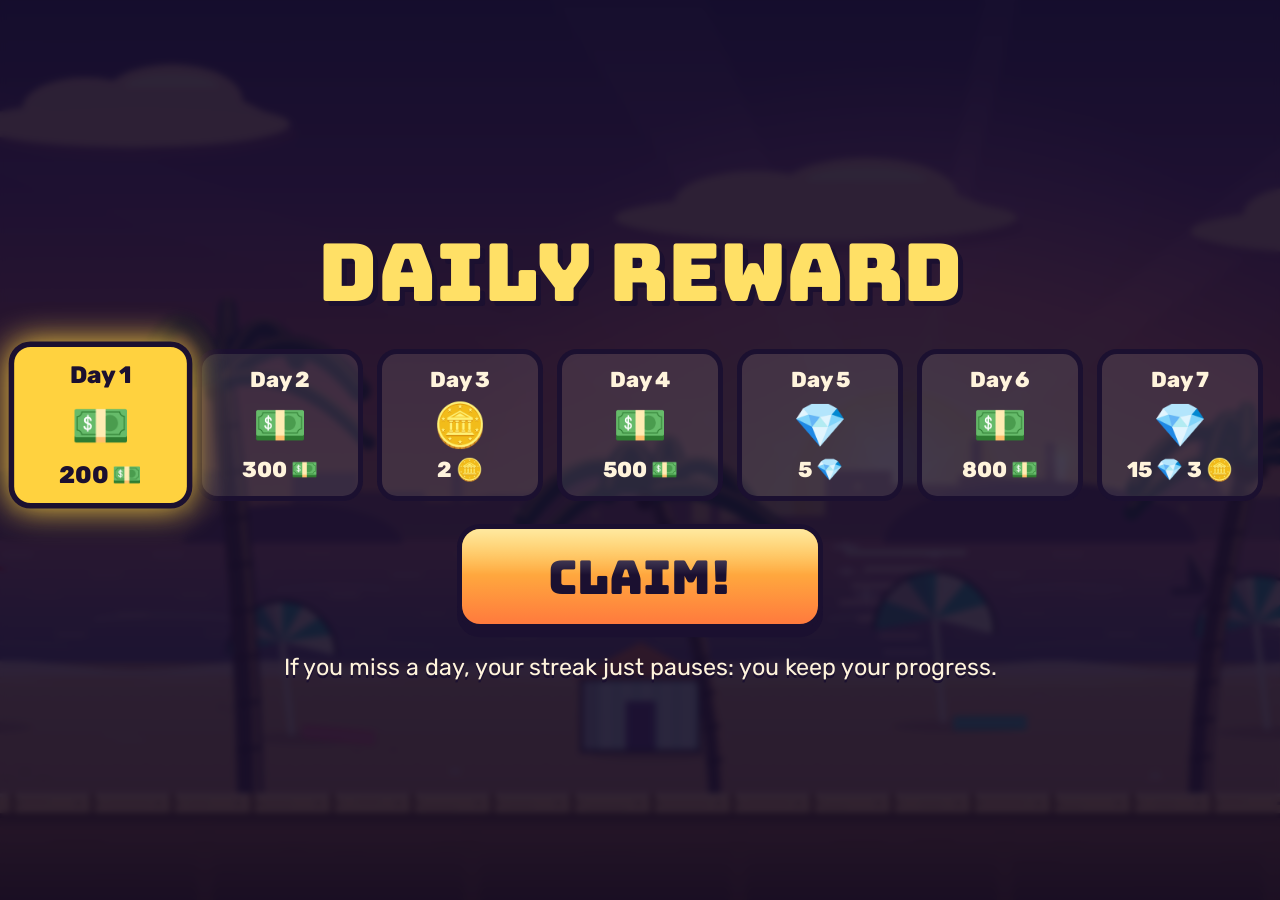
<file: index.html>
<!doctype html>
<html lang="es">
<head>
  <meta charset="utf-8">
  <meta name="viewport" content="width=device-width, initial-scale=1, viewport-fit=cover, user-scalable=no">
  <meta name="theme-color" content="#ff7a3d">
  <link rel="manifest" href="manifest.json">
  <link rel="icon" type="image/png" sizes="32x32" href="icons/favicon-32.png">
  <link rel="apple-touch-icon" href="icons/apple-touch-icon.png">
  <meta name="mobile-web-app-capable" content="yes">
  <meta name="apple-mobile-web-app-capable" content="yes">
  <meta name="apple-mobile-web-app-status-bar-style" content="black-translucent">
  <meta name="apple-mobile-web-app-title" content="San Calimar">
  <meta name="description" content="Endless runner con jetpack por San Calimar, una ciudad costera inventada.">
  <title>Fuga en San Calimar</title>
  <link rel="preconnect" href="https://fonts.googleapis.com">
  <link rel="preconnect" href="https://fonts.gstatic.com" crossorigin>
  <link href="https://fonts.googleapis.com/css2?family=Bungee&family=Rubik:wght@500;700;800&display=swap" rel="stylesheet">
  <link rel="stylesheet" href="css/style.css">
  <style>
    /* pantalla de carga (aquí y no en css/style.css para que se vea al instante) */
    html, body { background: #1b1030; }
    .boot { position: fixed; top: 0; right: 0; bottom: 0; left: 0; z-index: 9999; display: flex; align-items: center; justify-content: center;
      background: radial-gradient(ellipse at 50% 30%, #3a1f5c 0%, #1b1030 70%); color: #fff4dc; font-family: 'Rubik', system-ui, -apple-system, 'Segoe UI', Roboto, sans-serif;
      transition: opacity 0.4s ease; text-align: center; padding: 16px; box-sizing: border-box; }
    .boot.boot-hide { opacity: 0; pointer-events: none; }
    .boot-box { width: 100%; max-width: 420px; }
    .boot-title { font-family: 'Bungee', Impact, 'Arial Black', sans-serif; font-size: 34px; line-height: 1.05; margin: 0 0 22px; color: #ffd23f;
      text-shadow: 0 3px 0 #1b1030, 0 0 18px rgba(255, 122, 61, 0.55); letter-spacing: 1px; font-weight: normal; }
    .boot-title.small { font-size: 22px; margin-bottom: 14px; }
    .boot-bar { height: 14px; border-radius: 7px; background: rgba(255, 244, 220, 0.12); border: 2px solid rgba(255, 244, 220, 0.25); overflow: hidden; }
    #boot-fill { height: 100%; width: 0; border-radius: 5px; background: linear-gradient(90deg, #ff7a3d, #ffd23f); }
    .boot-msg { margin-top: 12px; font-size: 15px; opacity: 0.85; }
    .boot-text { margin: 14px 0 0; font-size: 15px; line-height: 1.4; }
    .boot-row { margin-top: 16px; display: flex; flex-wrap: wrap; justify-content: center; }
    .boot-btn { margin: 4px; font: inherit; font-weight: 700; font-size: 15px; color: #fff4dc; background: rgba(255, 244, 220, 0.12);
      border: 2px solid rgba(255, 244, 220, 0.4); border-radius: 12px; padding: 10px 16px; cursor: pointer; }
    .boot-btn.primary { background: #ff7a3d; border-color: #ffd23f; color: #1b1030; }
  </style>
</head>
<body>
  <!-- PANTALLA DE CARGA (src/boot.js): barra de progreso y, si algo falla, un mensaje claro -->
  <div id="boot" class="boot" role="status" aria-live="polite">
    <div class="boot-box" id="boot-box">
      <h1 class="boot-title">Fuga en<br>San Calimar</h1>
      <div class="boot-bar"><div id="boot-fill"></div></div>
      <div class="boot-msg" id="boot-msg">…</div>
    </div>
  </div>
  <script src="src/boot.js"></script>
  <div id="game">
    <div id="stage">
      <canvas id="canvas" aria-label="Fuga en San Calimar"></canvas>

      <div id="ui">
        <!-- MENÚ PRINCIPAL -->
        <section class="screen" id="screen-menu">
          <div class="corner-buttons">
            <button class="icon-btn btn-mute" data-i18n-aria="menu.sound">🔊</button>
            <button class="icon-btn" id="btn-settings" data-i18n-aria="settings.title">⚙</button>
          </div>
          <div class="wallet" aria-live="polite">
            <span class="coin coin-bucks" data-i18n-aria="wallet.bucks">💵 <b class="w-bucks">0</b></span>
            <span class="coin coin-gems" data-i18n-aria="wallet.gems">💎 <b class="w-gems">0</b></span>
            <span class="coin coin-tickets" data-i18n-aria="wallet.tickets">🪙 <b class="w-tickets">0</b></span>
          </div>
          <button class="level-chip" id="level-chip"></button>
          <h1 class="logo">
            <span class="logo-top" data-i18n="game.titleTop"></span>
            <span class="logo-main" data-i18n="game.titleMain"></span>
          </h1>
          <p class="tagline" data-i18n="menu.tagline"></p>
          <button class="btn btn-primary" id="btn-play" data-i18n="menu.play"></button>
          <div class="loadout hidden" id="loadout"></div>
          <div class="menu-row">
            <button class="btn small" id="btn-shop">🛒 <span data-i18n="menu.shop"></span></button>
            <button class="btn small" id="btn-wardrobe">👕 <span data-i18n="menu.wardrobe"></span></button>
            <button class="btn small" id="btn-achievements">🏅 <span data-i18n="ach.menu"></span></button>
            <button class="btn small" id="btn-ranking">🏆 <span data-i18n="rank.menu"></span></button>
            <button class="btn small" id="btn-feedback">💬 <span data-i18n="fb.menu"></span></button>
            <button class="btn small" id="btn-progress">🎯 <span data-i18n="menu.progress"></span><span class="dot hidden" id="progress-dot"></span></button>
          </div>
          <div class="lang-switch" role="group" data-i18n-aria="menu.language">
            <button class="lang-btn" data-lang="es">ES</button>
            <button class="lang-btn" data-lang="en">EN</button>
          </div>
          <div class="menu-chips">
            <button class="chip-btn" id="btn-quality"></button>
            <button class="chip-btn install hidden" id="btn-install">📲 <span data-i18n="pwa.install"></span></button>
          </div>
          <p class="hint" data-i18n="menu.hintFoot"></p>
        </section>

        <!-- TIENDA -->
        <section class="screen panel-screen hidden" id="screen-shop"></section>

        <!-- VESTUARIO -->
        <section class="screen panel-screen hidden" id="screen-wardrobe"></section>

        <!-- MISIONES Y NIVEL -->
        <section class="screen panel-screen hidden" id="screen-missions"></section>

        <!-- AJUSTES -->
        <section class="screen panel-screen hidden" id="screen-settings"></section>

        <!-- LOGROS -->
        <section class="screen panel-screen hidden" id="screen-achievements"></section>

        <!-- RANKING MUNDIAL -->
        <section class="screen panel-screen hidden" id="screen-ranking"></section>

        <!-- CRÉDITOS -->
        <section class="screen panel-screen hidden" id="screen-credits"></section>

        <!-- RECOMPENSA DIARIA -->
        <section class="screen hidden" id="screen-daily">
          <h2 class="screen-title" data-i18n="daily.title"></h2>
          <div class="daily-track" id="daily-track"></div>
          <button class="btn btn-primary" id="btn-daily" data-i18n="daily.claim"></button>
          <p class="hint" data-i18n="daily.note"></p>
        </section>

        <!-- RULETA -->
        <section class="screen hidden" id="screen-roulette"></section>

        <!-- PAUSA -->
        <section class="screen hidden" id="screen-pause">
          <h2 class="screen-title" data-i18n="pause.title"></h2>
          <button class="btn btn-primary" id="btn-resume" data-i18n="pause.resume"></button>
          <button class="btn" id="btn-to-menu" data-i18n="pause.menu"></button>
        </section>

        <!-- PANTALLA FINAL -->
        <section class="screen hidden" id="screen-over">
          <div class="over-grid">
          <div class="paper-col">
            <div class="paper" id="over-paper"></div>
            <button class="btn small share-btn" id="btn-share">📤 <span data-i18n="news.share"></span></button>
          </div>
          <div class="over-side">
          <h2 class="screen-title"><span id="over-badge"></span> <span data-i18n="over.title"></span></h2>
          <p class="cause" id="over-cause"></p>
          <div class="new-best hidden" id="over-newbest" data-i18n="over.newBest"></div>
          <div class="stats">
            <div class="stat"><span class="stat-label" data-i18n="over.distance"></span><span class="stat-value" id="over-distance"></span></div>
            <div class="stat"><span class="stat-label" data-i18n="over.bucks"></span><span class="stat-value bucks" id="over-bucks"></span></div>
            <div class="stat"><span class="stat-label" data-i18n="over.best"></span><span class="stat-value" id="over-best"></span></div>
          </div>
          <p class="almost" id="over-almost"></p>
          <div class="stats-small">
            <span><span data-i18n="over.stars"></span> <b class="stars" id="over-stars"></b></span>
            <span><span data-i18n="over.near"></span> <b id="over-near"></b></span>
            <span><span data-i18n="over.mult"></span> <b id="over-mult"></b></span>
            <span id="over-gems-wrap" class="hidden">💎 <b id="over-gems"></b></span>
          </div>
          <div class="over-progress" id="over-progress"></div>
          <div class="over-online" id="over-online"></div>
          <div class="row">
            <button class="btn btn-primary" id="btn-retry" data-i18n="over.retry"></button>
            <button class="btn" id="btn-over-menu" data-i18n="over.menu"></button>
          </div>
          </div>
          </div>
        </section>

        <!-- BOTONES DURANTE LA PARTIDA -->
        <div id="hud-buttons" class="hidden">
          <button class="icon-btn btn-mute" data-i18n-aria="menu.sound">🔊</button>
          <button class="icon-btn" id="btn-pause" data-i18n-aria="hud.pause">❚❚</button>
        </div>
      </div>
    </div>
  </div>

  <div id="toast" class="toast"></div>
  <div id="ios-help" class="modal hidden" role="dialog" aria-modal="true">
    <div class="modal-box">
      <h2 class="screen-title small-title" data-i18n="pwa.iosTitle"></h2>
      <ol class="ios-steps">
        <li data-i18n-html="pwa.iosStep1"></li>
        <li data-i18n-html="pwa.iosStep2"></li>
        <li data-i18n-html="pwa.iosStep3"></li>
      </ol>
      <p class="hint small" data-i18n="pwa.iosNote"></p>
      <button class="btn btn-primary" id="btn-ios-ok" data-i18n="pwa.ok"></button>
    </div>
  </div>
  <div id="rotate"><div class="rotate-icon">📱↻</div><p data-i18n="rotate"></p></div>

  <script type="module" src="src/main.js"></script>
</body>
</html>
</file>
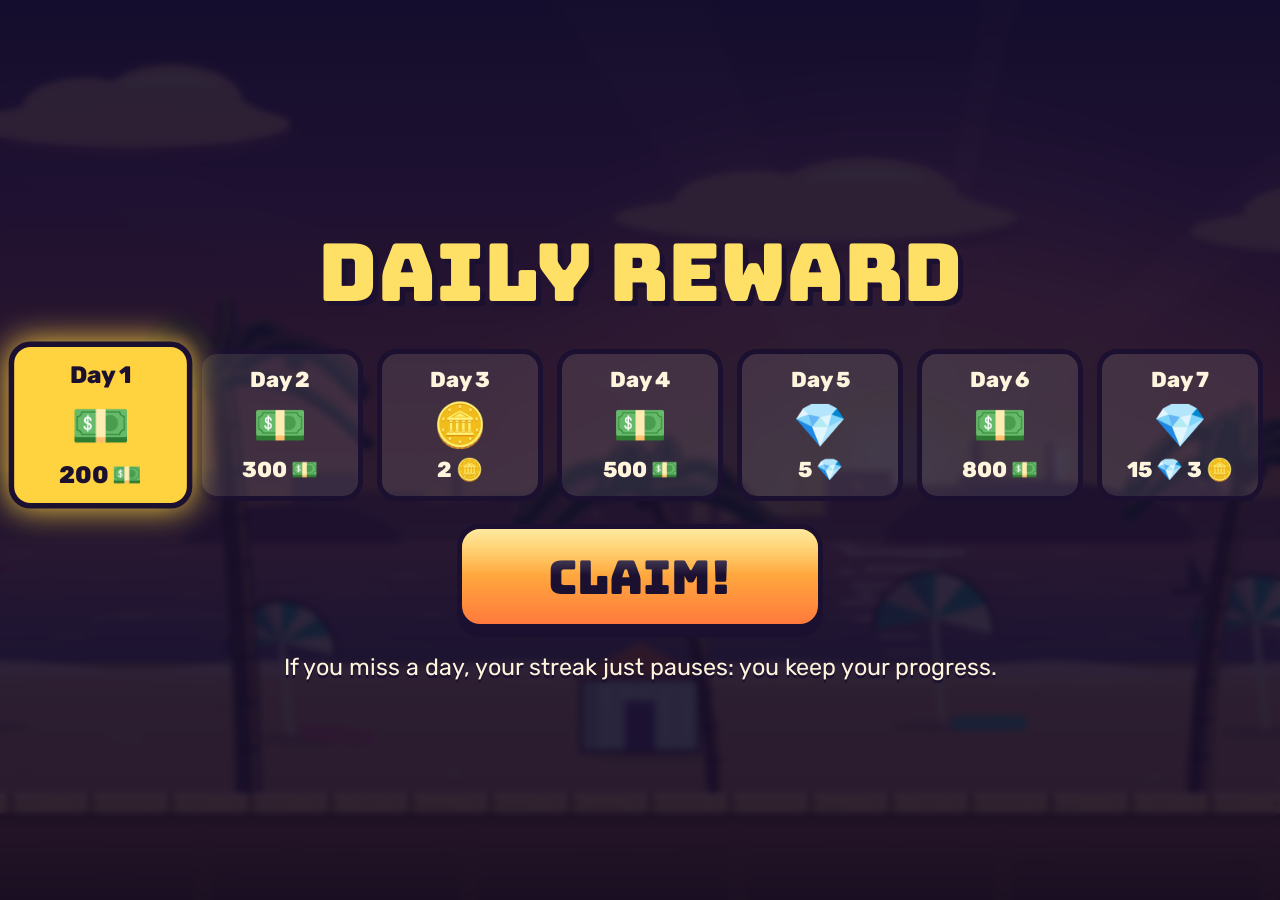
<file: maxeada.html>
<!doctype html>
<html lang="es">
<head>
  <meta charset="utf-8">
  <meta name="viewport" content="width=device-width, initial-scale=1, viewport-fit=cover, user-scalable=no">
  <meta name="theme-color" content="#ff7a3d">
  <link rel="manifest" href="manifest.json">
  <link rel="icon" type="image/png" sizes="32x32" href="icons/favicon-32.png">
  <link rel="apple-touch-icon" href="icons/apple-touch-icon.png">
  <meta name="mobile-web-app-capable" content="yes">
  <meta name="apple-mobile-web-app-capable" content="yes">
  <meta name="apple-mobile-web-app-status-bar-style" content="black-translucent">
  <meta name="apple-mobile-web-app-title" content="San Calimar">
  <meta name="description" content="Endless runner con jetpack por San Calimar, una ciudad costera inventada.">
  <title>Fuga en San Calimar · cuenta maxeada</title>
  <link rel="preconnect" href="https://fonts.googleapis.com">
  <link rel="preconnect" href="https://fonts.gstatic.com" crossorigin>
  <link href="https://fonts.googleapis.com/css2?family=Bungee&family=Rubik:wght@500;700;800&display=swap" rel="stylesheet">
  <link rel="stylesheet" href="css/style.css">
  <style>
    /* pantalla de carga (aquí y no en css/style.css para que se vea al instante) */
    html, body { background: #1b1030; }
    .boot { position: fixed; top: 0; right: 0; bottom: 0; left: 0; z-index: 9999; display: flex; align-items: center; justify-content: center;
      background: radial-gradient(ellipse at 50% 30%, #3a1f5c 0%, #1b1030 70%); color: #fff4dc; font-family: 'Rubik', system-ui, -apple-system, 'Segoe UI', Roboto, sans-serif;
      transition: opacity 0.4s ease; text-align: center; padding: 16px; box-sizing: border-box; }
    .boot.boot-hide { opacity: 0; pointer-events: none; }
    .boot-box { width: 100%; max-width: 420px; }
    .boot-title { font-family: 'Bungee', Impact, 'Arial Black', sans-serif; font-size: 34px; line-height: 1.05; margin: 0 0 22px; color: #ffd23f;
      text-shadow: 0 3px 0 #1b1030, 0 0 18px rgba(255, 122, 61, 0.55); letter-spacing: 1px; font-weight: normal; }
    .boot-title.small { font-size: 22px; margin-bottom: 14px; }
    .boot-bar { height: 14px; border-radius: 7px; background: rgba(255, 244, 220, 0.12); border: 2px solid rgba(255, 244, 220, 0.25); overflow: hidden; }
    #boot-fill { height: 100%; width: 0; border-radius: 5px; background: linear-gradient(90deg, #ff7a3d, #ffd23f); }
    .boot-msg { margin-top: 12px; font-size: 15px; opacity: 0.85; }
    .boot-text { margin: 14px 0 0; font-size: 15px; line-height: 1.4; }
    .boot-row { margin-top: 16px; display: flex; flex-wrap: wrap; justify-content: center; }
    .boot-btn { margin: 4px; font: inherit; font-weight: 700; font-size: 15px; color: #fff4dc; background: rgba(255, 244, 220, 0.12);
      border: 2px solid rgba(255, 244, 220, 0.4); border-radius: 12px; padding: 10px 16px; cursor: pointer; }
    .boot-btn.primary { background: #ff7a3d; border-color: #ffd23f; color: #1b1030; }
  </style>
</head>
<body>
  <!-- PANTALLA DE CARGA (src/boot.js): barra de progreso y, si algo falla, un mensaje claro -->
  <div id="boot" class="boot" role="status" aria-live="polite">
    <div class="boot-box" id="boot-box">
      <h1 class="boot-title">Fuga en<br>San Calimar</h1>
      <div class="boot-bar"><div id="boot-fill"></div></div>
      <div class="boot-msg" id="boot-msg">…</div>
    </div>
  </div>
  <script src="src/boot.js"></script>
  <div id="game">
    <div id="stage">
      <canvas id="canvas" aria-label="Fuga en San Calimar"></canvas>

      <div id="ui">
        <!-- MENÚ PRINCIPAL -->
        <section class="screen" id="screen-menu">
          <div class="corner-buttons">
            <button class="icon-btn btn-mute" data-i18n-aria="menu.sound">🔊</button>
            <button class="icon-btn" id="btn-settings" data-i18n-aria="settings.title">⚙</button>
          </div>
          <div class="wallet" aria-live="polite">
            <span class="coin coin-bucks" data-i18n-aria="wallet.bucks">💵 <b class="w-bucks">0</b></span>
            <span class="coin coin-gems" data-i18n-aria="wallet.gems">💎 <b class="w-gems">0</b></span>
            <span class="coin coin-tickets" data-i18n-aria="wallet.tickets">🪙 <b class="w-tickets">0</b></span>
          </div>
          <button class="level-chip" id="level-chip"></button>
          <h1 class="logo">
            <span class="logo-top" data-i18n="game.titleTop"></span>
            <span class="logo-main" data-i18n="game.titleMain"></span>
          </h1>
          <p class="tagline" data-i18n="menu.tagline"></p>
          <button class="btn btn-primary" id="btn-play" data-i18n="menu.play"></button>
          <div class="loadout hidden" id="loadout"></div>
          <div class="menu-row">
            <button class="btn small" id="btn-shop">🛒 <span data-i18n="menu.shop"></span></button>
            <button class="btn small" id="btn-wardrobe">👕 <span data-i18n="menu.wardrobe"></span></button>
            <button class="btn small" id="btn-achievements">🏅 <span data-i18n="ach.menu"></span></button>
            <button class="btn small" id="btn-ranking">🏆 <span data-i18n="rank.menu"></span></button>
            <button class="btn small" id="btn-feedback">💬 <span data-i18n="fb.menu"></span></button>
            <button class="btn small" id="btn-progress">🎯 <span data-i18n="menu.progress"></span><span class="dot hidden" id="progress-dot"></span></button>
          </div>
          <div class="lang-switch" role="group" data-i18n-aria="menu.language">
            <button class="lang-btn" data-lang="es">ES</button>
            <button class="lang-btn" data-lang="en">EN</button>
          </div>
          <div class="menu-chips">
            <button class="chip-btn" id="btn-quality"></button>
            <button class="chip-btn install hidden" id="btn-install">📲 <span data-i18n="pwa.install"></span></button>
          </div>
          <p class="hint" data-i18n="menu.hintFoot"></p>
        </section>

        <!-- TIENDA -->
        <section class="screen panel-screen hidden" id="screen-shop"></section>

        <!-- VESTUARIO -->
        <section class="screen panel-screen hidden" id="screen-wardrobe"></section>

        <!-- MISIONES Y NIVEL -->
        <section class="screen panel-screen hidden" id="screen-missions"></section>

        <!-- AJUSTES -->
        <section class="screen panel-screen hidden" id="screen-settings"></section>

        <!-- LOGROS -->
        <section class="screen panel-screen hidden" id="screen-achievements"></section>

        <!-- RANKING MUNDIAL -->
        <section class="screen panel-screen hidden" id="screen-ranking"></section>

        <!-- CRÉDITOS -->
        <section class="screen panel-screen hidden" id="screen-credits"></section>

        <!-- RECOMPENSA DIARIA -->
        <section class="screen hidden" id="screen-daily">
          <h2 class="screen-title" data-i18n="daily.title"></h2>
          <div class="daily-track" id="daily-track"></div>
          <button class="btn btn-primary" id="btn-daily" data-i18n="daily.claim"></button>
          <p class="hint" data-i18n="daily.note"></p>
        </section>

        <!-- RULETA -->
        <section class="screen hidden" id="screen-roulette"></section>

        <!-- PAUSA -->
        <section class="screen hidden" id="screen-pause">
          <h2 class="screen-title" data-i18n="pause.title"></h2>
          <button class="btn btn-primary" id="btn-resume" data-i18n="pause.resume"></button>
          <button class="btn" id="btn-to-menu" data-i18n="pause.menu"></button>
        </section>

        <!-- PANTALLA FINAL -->
        <section class="screen hidden" id="screen-over">
          <div class="over-grid">
          <div class="paper-col">
            <div class="paper" id="over-paper"></div>
            <button class="btn small share-btn" id="btn-share">📤 <span data-i18n="news.share"></span></button>
          </div>
          <div class="over-side">
          <h2 class="screen-title"><span id="over-badge"></span> <span data-i18n="over.title"></span></h2>
          <p class="cause" id="over-cause"></p>
          <div class="new-best hidden" id="over-newbest" data-i18n="over.newBest"></div>
          <div class="stats">
            <div class="stat"><span class="stat-label" data-i18n="over.distance"></span><span class="stat-value" id="over-distance"></span></div>
            <div class="stat"><span class="stat-label" data-i18n="over.bucks"></span><span class="stat-value bucks" id="over-bucks"></span></div>
            <div class="stat"><span class="stat-label" data-i18n="over.best"></span><span class="stat-value" id="over-best"></span></div>
          </div>
          <p class="almost" id="over-almost"></p>
          <div class="stats-small">
            <span><span data-i18n="over.stars"></span> <b class="stars" id="over-stars"></b></span>
            <span><span data-i18n="over.near"></span> <b id="over-near"></b></span>
            <span><span data-i18n="over.mult"></span> <b id="over-mult"></b></span>
            <span id="over-gems-wrap" class="hidden">💎 <b id="over-gems"></b></span>
          </div>
          <div class="over-progress" id="over-progress"></div>
          <div class="over-online" id="over-online"></div>
          <div class="row">
            <button class="btn btn-primary" id="btn-retry" data-i18n="over.retry"></button>
            <button class="btn" id="btn-over-menu" data-i18n="over.menu"></button>
          </div>
          </div>
          </div>
        </section>

        <!-- BOTONES DURANTE LA PARTIDA -->
        <div id="hud-buttons" class="hidden">
          <button class="icon-btn btn-mute" data-i18n-aria="menu.sound">🔊</button>
          <button class="icon-btn" id="btn-pause" data-i18n-aria="hud.pause">❚❚</button>
        </div>
      </div>
    </div>
  </div>

  <div id="toast" class="toast"></div>
  <div id="ios-help" class="modal hidden" role="dialog" aria-modal="true">
    <div class="modal-box">
      <h2 class="screen-title small-title" data-i18n="pwa.iosTitle"></h2>
      <ol class="ios-steps">
        <li data-i18n-html="pwa.iosStep1"></li>
        <li data-i18n-html="pwa.iosStep2"></li>
        <li data-i18n-html="pwa.iosStep3"></li>
      </ol>
      <p class="hint small" data-i18n="pwa.iosNote"></p>
      <button class="btn btn-primary" id="btn-ios-ok" data-i18n="pwa.ok"></button>
    </div>
  </div>
  <div id="rotate"><div class="rotate-icon">📱↻</div><p data-i18n="rotate"></p></div>

  <script>window.SC_MAXED = true; // cuenta de prueba: todo desbloqueado (src/meta/maxed.js)</script>
  <script type="module" src="src/main.js"></script>
</body>
</html>
</file>
<file: css/style.css>
:root {
  --s: 1;                 /* escala del escenario (la fija JS) */
  --orange: #ff7a3d;
  --pink: #ff3d7f;
  --teal: #19c3b1;
  --ink: #1b1030;
  --cream: #fff4dc;
}

* { box-sizing: border-box; }

html, body {
  margin: 0;
  height: 100%;
  background: #120b26;
  overflow: hidden;
  touch-action: none;
  user-select: none;
  -webkit-user-select: none;
  -webkit-touch-callout: none;
  -webkit-tap-highlight-color: transparent;
  font-family: 'Rubik', system-ui, sans-serif;
  color: var(--cream);
}

#game {
  position: fixed;
  top: 0;
  right: 0;
  bottom: 0;
  left: 0; /* (inset: 0, que no tienen Safari 14.0 y navegadores antiguos) */
  display: flex;
  align-items: center;
  justify-content: center;
}

#stage { position: relative; }

canvas {
  display: block;
  touch-action: none;
}

#ui {
  position: absolute;
  top: 0;
  right: 0;
  bottom: 0;
  left: 0; /* (inset: 0, que no tienen Safari 14.0 y navegadores antiguos) */
  pointer-events: none;
  font-size: calc(18px * var(--s));
}

.hidden { display: none !important; }

.screen {
  position: absolute;
  top: 0;
  right: 0;
  bottom: 0;
  left: 0; /* (inset: 0, que no tienen Safari 14.0 y navegadores antiguos) */
  display: flex;
  flex-direction: column;
  align-items: center;
  justify-content: center;
  gap: calc(14px * var(--s));
  pointer-events: auto;
  text-align: center;
  padding: calc(16px * var(--s));
}

#screen-menu {
  background: radial-gradient(ellipse at center, rgba(27, 16, 48, 0.15) 0%, rgba(27, 16, 48, 0.65) 100%);
}

#screen-pause, #screen-over {
  background: rgba(18, 11, 38, 0.72);
  backdrop-filter: blur(3px);
}

/* LOGO */
.logo {
  margin: 0 0 calc(4px * var(--s));
  font-family: 'Bungee', Impact, sans-serif;
  font-weight: 400;
  line-height: 0.95;
  display: flex;
  flex-direction: column;
  align-items: center;
  transform: rotate(-3deg);
}
.logo-top {
  font-size: calc(26px * var(--s));
  color: var(--cream);
  text-shadow: calc(3px * var(--s)) calc(3px * var(--s)) 0 var(--ink);
  letter-spacing: 0.08em;
}
.logo-main {
  font-size: calc(68px * var(--s));
  background: linear-gradient(100deg, #ffe066 0%, var(--orange) 34%, #fff6d0 44%, var(--orange) 54%, var(--pink) 100%);
  background-size: 260% 100%;
  animation: shine 3.6s ease-in-out infinite;
  -webkit-background-clip: text;
  background-clip: text;
  color: transparent;
  filter: drop-shadow(calc(4px * var(--s)) calc(4px * var(--s)) 0 var(--ink));
}

.tagline {
  margin: 0;
  font-weight: 700;
  font-size: calc(17px * var(--s));
  text-shadow: 0 calc(2px * var(--s)) 0 var(--ink);
}

.hint {
  margin: 0;
  font-size: calc(14px * var(--s));
  opacity: 0.9;
  text-shadow: 0 calc(2px * var(--s)) 0 var(--ink);
}

.screen-title {
  margin: 0;
  font-family: 'Bungee', Impact, sans-serif;
  font-weight: 400;
  font-size: calc(48px * var(--s));
  color: #ffe066;
  text-shadow: calc(3px * var(--s)) calc(3px * var(--s)) 0 var(--ink);
}

/* PANTALLA FINAL */
.cause {
  margin: 0;
  font-weight: 700;
  opacity: 0.9;
}
.stats {
  display: flex;
  gap: calc(14px * var(--s));
}
.stat {
  display: flex;
  flex-direction: column;
  min-width: calc(128px * var(--s));
  padding: calc(10px * var(--s)) calc(14px * var(--s));
  background: var(--cream);
  color: var(--ink);
  border: calc(3px * var(--s)) solid var(--ink);
  border-radius: calc(12px * var(--s));
  box-shadow: 0 calc(4px * var(--s)) 0 var(--ink);
}
.stat-label {
  font-size: calc(13px * var(--s));
  font-weight: 800;
  text-transform: uppercase;
  opacity: 0.7;
}
.stat-value {
  font-family: 'Bungee', Impact, sans-serif;
  font-size: calc(26px * var(--s));
}
.stat-value.stars { color: #e8a800; letter-spacing: 0.05em; }
.new-best {
  font-family: 'Bungee', Impact, sans-serif;
  font-size: calc(24px * var(--s));
  color: var(--ink);
  background: #ffd23f;
  padding: calc(4px * var(--s)) calc(16px * var(--s));
  border: calc(3px * var(--s)) solid var(--ink);
  border-radius: calc(10px * var(--s));
  transform: rotate(-4deg);
  animation: pulse 0.8s ease-in-out infinite;
}
.row {
  display: flex;
  gap: calc(12px * var(--s));
  margin-top: calc(6px * var(--s));
}

/* BOTONES */
.btn {
  position: relative;
  overflow: hidden;
  font-family: 'Bungee', Impact, sans-serif;
  font-size: calc(20px * var(--s));
  padding: calc(10px * var(--s)) calc(26px * var(--s));
  min-width: calc(220px * var(--s));
  border: calc(3px * var(--s)) solid var(--ink);
  border-radius: calc(14px * var(--s));
  background: var(--cream);
  color: var(--ink);
  box-shadow: 0 calc(5px * var(--s)) 0 var(--ink);
  cursor: pointer;
  transition: transform 0.08s, box-shadow 0.08s;
}
.btn::after {
  content: '';
  position: absolute;
  top: 0;
  right: 0;
  bottom: 52%;
  left: 0;
  background: linear-gradient(rgba(255, 255, 255, 0.5), rgba(255, 255, 255, 0));
  pointer-events: none;
}
.btn:hover { transform: translateY(calc(-2px * var(--s))); }
.btn:active { transform: translateY(calc(4px * var(--s))); box-shadow: 0 calc(1px * var(--s)) 0 var(--ink); }
.btn-primary {
  background: linear-gradient(180deg, #ffd23f 0%, var(--orange) 100%);
  font-size: calc(28px * var(--s));
}
@keyframes pulse {
  0%, 100% { transform: scale(1); }
  50% { transform: scale(1.05); }
}

.lang-switch {
  display: flex;
  border: calc(3px * var(--s)) solid var(--ink);
  border-radius: calc(12px * var(--s));
  overflow: hidden;
  box-shadow: 0 calc(4px * var(--s)) 0 var(--ink);
}
.lang-btn {
  font-family: 'Bungee', Impact, sans-serif;
  font-size: calc(16px * var(--s));
  padding: calc(6px * var(--s)) calc(16px * var(--s));
  border: 0;
  background: var(--cream);
  color: var(--ink);
  cursor: pointer;
}
.lang-btn + .lang-btn { border-left: calc(3px * var(--s)) solid var(--ink); }
.lang-btn.active { background: var(--teal); color: #fff; }

#hud-buttons {
  position: absolute;
  top: calc(12px * var(--s));
  right: calc(12px * var(--s));
  display: flex;
  gap: calc(8px * var(--s));
  pointer-events: auto;
}
.icon-btn {
  width: calc(44px * var(--s));
  height: calc(44px * var(--s));
  border-radius: 50%;
  border: calc(3px * var(--s)) solid var(--ink);
  background: rgba(255, 244, 220, 0.9);
  color: var(--ink);
  font-weight: 800;
  font-size: calc(15px * var(--s));
  cursor: pointer;
  box-shadow: 0 calc(3px * var(--s)) 0 var(--ink);
}

.corner-buttons {
  position: absolute;
  top: calc(12px * var(--s));
  right: calc(12px * var(--s));
  display: flex;
  gap: calc(8px * var(--s));
}
.stat-value.bucks { color: #2a9d4b; }
.almost {
  margin: 0;
  font-family: 'Bungee', Impact, sans-serif;
  font-size: calc(20px * var(--s));
  color: #ffd23f;
  text-shadow: calc(2px * var(--s)) calc(2px * var(--s)) 0 var(--ink);
}
.almost.win { color: #7ff7e8; }
.almost small {
  display: block;
  font-family: 'Rubik', system-ui, sans-serif;
  font-weight: 700;
  font-size: calc(14px * var(--s));
  color: var(--cream);
}
.stats-small {
  display: flex;
  gap: calc(18px * var(--s));
  font-size: calc(14px * var(--s));
  font-weight: 700;
  background: rgba(27, 16, 48, 0.6);
  padding: calc(6px * var(--s)) calc(14px * var(--s));
  border-radius: 999px;
}
.stats-small b { color: #ffd23f; }

/* MONEDERO (menú, tienda, vestuario) */
.wallet {
  position: absolute;
  top: calc(12px * var(--s));
  left: calc(12px * var(--s));
  display: flex;
  gap: calc(8px * var(--s));
}
.coin {
  font-family: 'Bungee', Impact, sans-serif;
  font-size: calc(16px * var(--s));
  padding: calc(4px * var(--s)) calc(12px * var(--s));
  border-radius: 999px;
  border: calc(3px * var(--s)) solid var(--ink);
  background: rgba(27, 16, 48, 0.8);
  box-shadow: 0 calc(3px * var(--s)) 0 var(--ink);
}
.coin-bucks b { color: #9dffb5; }
.coin-gems b { color: #9ff8ff; }
.coin.bump { animation: coin-bump 0.4s ease-out; }
@keyframes coin-bump {
  40% { transform: scale(1.25); }
}

/* AVISO DE ORIENTACIÓN (solo móviles en vertical) */
#rotate {
  display: none;
  position: fixed;
  top: 0;
  right: 0;
  bottom: 0;
  left: 0; /* (inset: 0, que no tienen Safari 14.0 y navegadores antiguos) */
  z-index: 10;
  background: #120b26;
  color: var(--cream);
  flex-direction: column;
  align-items: center;
  justify-content: center;
  text-align: center;
  font-weight: 700;
  font-size: 20px;
  padding: 24px;
}
.rotate-icon { font-size: 56px; margin-bottom: 12px; }
@media (orientation: portrait) and (pointer: coarse) {
  #rotate { display: flex; }
}

/* ---------- ANIMACIONES DE PANTALLAS ---------- */
.screen:not(.hidden) {
  animation: screen-in 0.32s ease-out both;
}
.screen:not(.hidden) > * {
  animation: rise-in 0.5s cubic-bezier(0.2, 0.9, 0.3, 1.25) both;
}
.screen:not(.hidden) > :nth-child(2) { animation-delay: 0.05s; }
.screen:not(.hidden) > :nth-child(3) { animation-delay: 0.1s; }
.screen:not(.hidden) > :nth-child(4) { animation-delay: 0.15s; }
.screen:not(.hidden) > :nth-child(5) { animation-delay: 0.2s; }
.screen:not(.hidden) > :nth-child(6) { animation-delay: 0.25s; }
.screen:not(.hidden) > :nth-child(7) { animation-delay: 0.3s; }
.screen:not(.hidden) > .btn-primary {
  animation: rise-in 0.5s cubic-bezier(0.2, 0.9, 0.3, 1.25) 0.15s both, pulse 1.4s ease-in-out 0.8s infinite;
}
.screen:not(.hidden) > .logo {
  animation: logo-in 0.7s cubic-bezier(0.2, 0.9, 0.3, 1.4) both, float 4s ease-in-out 0.7s infinite;
}
.row .btn-primary { animation: pulse 1.4s ease-in-out 0.8s infinite; }

@keyframes screen-in {
  from { opacity: 0; }
  to { opacity: 1; }
}
@keyframes rise-in {
  from { opacity: 0; transform: translateY(calc(22px * var(--s))) scale(0.9); }
  to { opacity: 1; transform: none; }
}
@keyframes logo-in {
  from { opacity: 0; transform: translateY(calc(-40px * var(--s))) scale(0.6) rotate(-12deg); }
  to { opacity: 1; transform: rotate(-3deg); }
}
@keyframes float {
  0%, 100% { transform: rotate(-3deg) translateY(0); }
  50% { transform: rotate(-2deg) translateY(calc(-5px * var(--s))); }
}
@keyframes shine {
  0% { background-position: 100% 0; }
  55%, 100% { background-position: 0% 0; }
}

/* selector de calidad */
.chip-btn {
  font-family: 'Rubik', system-ui, sans-serif;
  font-weight: 800;
  font-size: calc(13px * var(--s));
  padding: calc(5px * var(--s)) calc(14px * var(--s));
  border: calc(2px * var(--s)) solid var(--ink);
  border-radius: 999px;
  background: rgba(255, 244, 220, 0.85);
  color: var(--ink);
  cursor: pointer;
  text-transform: uppercase;
  letter-spacing: 0.04em;
}

/* aviso breve */
.toast {
  position: fixed;
  left: 50%;
  bottom: 24px;
  transform: translate(-50%, 40px);
  opacity: 0;
  background: var(--ink);
  color: var(--cream);
  font-weight: 700;
  padding: 10px 18px;
  border-radius: 999px;
  border: 2px solid var(--cream);
  transition: opacity 0.3s, transform 0.3s;
  pointer-events: none;
  z-index: 20;
}
.toast.show {
  opacity: 1;
  transform: translate(-50%, 0);
}

@media (prefers-reduced-motion: reduce) {
  .screen:not(.hidden), .screen:not(.hidden) > *, .logo-main { animation: none !important; }
}

/* ---------- PANEL DE AJUSTE (?debug) ---------- */
#tuner {
  position: fixed;
  right: 8px;
  bottom: 8px;
  z-index: 30;
  width: 250px;
  background: rgba(15, 8, 35, 0.88);
  color: #e8ffe8;
  font: 12px/1.3 ui-monospace, monospace;
  border: 1px solid #7cffb2;
  border-radius: 8px;
  padding: 6px 8px;
  user-select: none;
}
#tuner.collapsed .tuner-body { display: none; }
.tuner-head { display: flex; justify-content: space-between; align-items: center; }
#tuner label { display: grid; grid-template-columns: 92px 1fr 44px; gap: 4px; align-items: center; margin-top: 3px; }
#tuner input[type=range] { width: 100%; }
#tuner output { text-align: right; color: #7cffb2; }
#tuner button { font: inherit; background: #2a2150; color: #fff; border: 1px solid #7cffb2; border-radius: 4px; padding: 2px 6px; cursor: pointer; }
.tuner-actions { display: flex; gap: 6px; margin-top: 6px; justify-content: flex-end; }

/* ---------- PANTALLAS DE PANEL (tienda, vestuario, misiones) ---------- */
.screen.panel-screen {
  justify-content: flex-start;
  align-items: stretch;
  gap: calc(8px * var(--s));
  background: linear-gradient(180deg, rgba(18, 11, 38, 0.94), rgba(40, 20, 70, 0.96));
  padding: calc(12px * var(--s)) calc(16px * var(--s));
  text-align: left;
}
.screen.panel-screen > * { animation: none !important; }
.panel-head {
  display: flex;
  align-items: center;
  gap: calc(12px * var(--s));
}
.panel-title {
  margin: 0;
  flex: 1;
  font-family: 'Bungee', Impact, sans-serif;
  font-weight: 400;
  font-size: calc(30px * var(--s));
  color: #ffd23f;
  text-shadow: calc(2px * var(--s)) calc(2px * var(--s)) 0 var(--ink);
}
.wallet.inline { position: static; }
.tabs, .seg {
  display: flex;
  gap: calc(6px * var(--s));
  flex-wrap: wrap;
}
.tab, .seg-btn {
  font-family: 'Bungee', Impact, sans-serif;
  font-size: calc(13px * var(--s));
  padding: calc(6px * var(--s)) calc(12px * var(--s));
  border-radius: calc(10px * var(--s));
  border: calc(2px * var(--s)) solid var(--ink);
  background: rgba(255, 244, 220, 0.12);
  color: var(--cream);
  cursor: pointer;
}
.tab.active, .seg-btn.active { background: #ffd23f; color: var(--ink); box-shadow: 0 calc(3px * var(--s)) 0 var(--ink); }
.panel-body {
  flex: 1;
  min-height: 0;
  display: flex;
  flex-direction: column;
  gap: calc(8px * var(--s));
}
.scroll {
  overflow-y: auto;
  touch-action: pan-y;
  overscroll-behavior: contain;
  min-height: 0;
}
.hint.small, .small { font-size: calc(12px * var(--s)); }
.btn.small {
  min-width: 0;
  font-size: calc(14px * var(--s));
  padding: calc(6px * var(--s)) calc(14px * var(--s));
}
.menu-row { display: flex; gap: calc(10px * var(--s)); }

/* tienda: personajes */
.shop-items {
  display: grid;
  grid-template-columns: calc(230px * var(--s)) 1fr;
  gap: calc(14px * var(--s));
  flex: 1;
  min-height: 0;
}
.preview-box {
  display: flex;
  flex-direction: column;
  align-items: center;
  gap: calc(6px * var(--s));
  background: rgba(0, 0, 0, 0.25);
  border: calc(3px * var(--s)) solid var(--ink);
  border-radius: calc(14px * var(--s));
  padding: calc(8px * var(--s));
  text-align: center;
}
.preview-canvas {
  width: calc(210px * var(--s));
  height: calc(210px * var(--s));
  border-radius: calc(10px * var(--s));
}
.pv-name { font-family: 'Bungee', Impact, sans-serif; font-size: calc(15px * var(--s)); }
.pv-rarity { font-weight: 800; font-size: calc(12px * var(--s)); text-transform: uppercase; }
.pv-actions { display: flex; flex-direction: column; gap: calc(6px * var(--s)); align-items: center; }
.shop-main { display: flex; flex-direction: column; gap: calc(8px * var(--s)); min-height: 0; }
.item-grid {
  display: grid;
  grid-template-columns: repeat(auto-fill, minmax(calc(150px * var(--s)), 1fr));
  gap: calc(8px * var(--s));
  align-content: start;
  padding-bottom: calc(8px * var(--s));
}
.item-card {
  display: flex;
  flex-direction: column;
  align-items: center;
  gap: calc(3px * var(--s));
  padding: calc(8px * var(--s));
  border-radius: calc(12px * var(--s));
  border: calc(3px * var(--s)) solid var(--rc);
  background: rgba(255, 244, 220, 0.08);
  color: var(--cream);
  cursor: pointer;
  font-family: 'Rubik', system-ui, sans-serif;
}
.item-card.selected { background: rgba(255, 210, 63, 0.18); box-shadow: 0 0 calc(12px * var(--s)) var(--rc); }
.item-card.locked { opacity: 0.6; }
.ic-icon { font-size: calc(22px * var(--s)); }
.ic-name { font-weight: 800; font-size: calc(13px * var(--s)); text-align: center; }
.ic-price { font-size: calc(12px * var(--s)); font-weight: 700; color: #ffd23f; }
.item-card.owned .ic-price { color: #9dffb5; }
.btn-buy { min-width: calc(170px * var(--s)); font-size: calc(15px * var(--s)); padding: calc(8px * var(--s)) calc(14px * var(--s)); }
.btn-buy.poor { opacity: 0.6; }
.btn-buy.confirm { background: linear-gradient(180deg, #ff9ab0, #ff3d7f); color: #fff; }
.btn.voucher { background: #c77dff; color: #fff; }
.owned-tag, .locked-tag { font-family: 'Bungee', Impact, sans-serif; color: #9dffb5; font-size: calc(15px * var(--s)); }
.locked-tag { color: #c77dff; }
.voucher-note { font-weight: 800; color: #c77dff; font-size: calc(13px * var(--s)); }

/* tienda: mejoras y consumibles */
.upgrade-list { display: flex; flex-direction: column; gap: calc(8px * var(--s)); }
.upgrade-row, .cons-card, .pack-card {
  display: flex;
  align-items: center;
  gap: calc(12px * var(--s));
  padding: calc(10px * var(--s)) calc(14px * var(--s));
  border-radius: calc(12px * var(--s));
  border: calc(3px * var(--s)) solid var(--ink);
  background: rgba(255, 244, 220, 0.1);
}
.up-info { flex: 1; }
.up-name { font-family: 'Bungee', Impact, sans-serif; font-size: calc(16px * var(--s)); }
.up-desc { font-size: calc(13px * var(--s)); opacity: 0.85; }
.pips { display: flex; gap: calc(4px * var(--s)); margin-top: calc(4px * var(--s)); }
.pip { width: calc(22px * var(--s)); height: calc(8px * var(--s)); border-radius: 4px; background: rgba(255, 244, 220, 0.2); }
.pip.on { background: #ffd23f; }
.cons-grid, .pack-grid {
  display: grid;
  grid-template-columns: repeat(4, 1fr);
  gap: calc(10px * var(--s));
}
.cons-card, .pack-card { flex-direction: column; text-align: center; position: relative; }
.cons-icon, .pack-gems { font-size: calc(32px * var(--s)); }
.cons-have { font-weight: 800; color: #9dffb5; font-size: calc(13px * var(--s)); }
.pack-amount { font-family: 'Bungee', Impact, sans-serif; color: #9ff8ff; font-size: calc(18px * var(--s)); }
.pack-bonus {
  position: absolute;
  top: calc(-10px * var(--s));
  right: calc(-6px * var(--s));
  background: #ff3d7f;
  color: #fff;
  font-weight: 800;
  font-size: calc(11px * var(--s));
  padding: calc(2px * var(--s)) calc(8px * var(--s));
  border-radius: 999px;
  border: calc(2px * var(--s)) solid var(--ink);
  transform: rotate(6deg);
}
.gems-notice {
  background: #ffd23f;
  color: var(--ink);
  font-weight: 800;
  padding: calc(8px * var(--s)) calc(12px * var(--s));
  border-radius: calc(10px * var(--s));
  border: calc(3px * var(--s)) solid var(--ink);
  font-size: calc(13px * var(--s));
}
.gems-notice.flash { animation: notice-flash 0.6s ease-out; }
@keyframes notice-flash {
  0%, 100% { transform: none; }
  25% { transform: translateX(calc(-6px * var(--s))); background: #ff6b7d; }
  75% { transform: translateX(calc(6px * var(--s))); }
}

/* consumibles antes de jugar */
.loadout {
  display: flex;
  gap: calc(6px * var(--s));
  align-items: center;
  flex-wrap: wrap;
  justify-content: center;
  font-size: calc(13px * var(--s));
  font-weight: 800;
}
.load-chip {
  font-family: 'Rubik', system-ui, sans-serif;
  font-weight: 800;
  font-size: calc(13px * var(--s));
  padding: calc(4px * var(--s)) calc(10px * var(--s));
  border-radius: 999px;
  border: calc(2px * var(--s)) solid var(--ink);
  background: rgba(255, 244, 220, 0.25);
  color: var(--cream);
  cursor: pointer;
}
.load-chip.on { background: #7ff7e8; color: var(--ink); box-shadow: 0 0 calc(10px * var(--s)) #7ff7e8; }

/* vestuario */
.wardrobe {
  display: grid;
  grid-template-columns: calc(300px * var(--s)) 1fr;
  gap: calc(14px * var(--s));
  flex: 1;
  min-height: 0;
}
.wr-stage {
  display: flex;
  flex-direction: column;
  align-items: center;
  gap: calc(6px * var(--s));
}
.wr-canvas {
  width: calc(290px * var(--s));
  height: calc(290px * var(--s));
  border-radius: calc(16px * var(--s));
  border: calc(3px * var(--s)) solid var(--ink);
  box-shadow: 0 calc(5px * var(--s)) 0 var(--ink);
}
.wr-name { font-family: 'Bungee', Impact, sans-serif; font-size: calc(15px * var(--s)); color: #ffd23f; text-align: center; }
.wr-slots { display: flex; flex-direction: column; gap: calc(10px * var(--s)); padding-bottom: calc(10px * var(--s)); }
.wr-slot h3 { margin: 0 0 calc(4px * var(--s)); font-family: 'Bungee', Impact, sans-serif; font-weight: 400; font-size: calc(15px * var(--s)); }
.wr-items { display: flex; gap: calc(8px * var(--s)); flex-wrap: wrap; }
.wr-item { display: flex; flex-direction: column; gap: calc(3px * var(--s)); }
.wr-tile {
  display: flex;
  flex-direction: column;
  gap: calc(2px * var(--s));
  min-width: calc(130px * var(--s));
  padding: calc(7px * var(--s)) calc(10px * var(--s));
  border-radius: calc(10px * var(--s));
  border: calc(3px * var(--s)) solid var(--rc);
  background: rgba(255, 244, 220, 0.08);
  color: var(--cream);
  cursor: pointer;
  text-align: left;
  font-family: 'Rubik', system-ui, sans-serif;
}
.wr-item.on .wr-tile { background: rgba(127, 247, 232, 0.2); box-shadow: 0 0 calc(10px * var(--s)) var(--rc); }
.wr-item.locked .wr-tile { opacity: 0.6; }
.wr-tile-name { font-weight: 800; font-size: calc(13px * var(--s)); }
.wr-tile-state { font-size: calc(12px * var(--s)); font-weight: 700; color: #ffd23f; }
.wr-item.on .wr-tile-state { color: #7ff7e8; }
.wr-go {
  font-family: 'Rubik', system-ui, sans-serif;
  font-weight: 800;
  font-size: calc(11px * var(--s));
  border: calc(2px * var(--s)) solid var(--ink);
  border-radius: 999px;
  background: #ffd23f;
  color: var(--ink);
  padding: calc(2px * var(--s)) calc(8px * var(--s));
  cursor: pointer;
}

/* ---------- NIVEL, PRESTIGIO, MISIONES, DIARIA ---------- */
.coin-tickets b { color: #ffd23f; }
.level-chip {
  position: absolute;
  top: calc(52px * var(--s));
  left: calc(12px * var(--s));
  display: flex;
  align-items: center;
  gap: calc(6px * var(--s));
  font-family: 'Bungee', Impact, sans-serif;
  font-size: calc(14px * var(--s));
  color: var(--cream);
  background: rgba(27, 16, 48, 0.8);
  border: calc(3px * var(--s)) solid var(--ink);
  border-radius: 999px;
  padding: calc(3px * var(--s)) calc(10px * var(--s));
  cursor: pointer;
}
.level-chip .xpbar { width: calc(90px * var(--s)); }
.xpbar {
  height: calc(10px * var(--s));
  background: rgba(255, 244, 220, 0.18);
  border-radius: 999px;
  overflow: hidden;
  border: calc(2px * var(--s)) solid var(--ink);
}
.xpbar span { display: block; height: 100%; background: linear-gradient(90deg, #4fb3ff, #9ff8ff); }
.badge {
  display: inline-flex;
  align-items: center;
  justify-content: center;
  min-width: calc(26px * var(--s));
  height: calc(26px * var(--s));
  padding: 0 calc(4px * var(--s));
  font-family: 'Bungee', Impact, sans-serif;
  font-size: calc(12px * var(--s));
  color: var(--ink);
  border: calc(2px * var(--s)) solid var(--ink);
  clip-path: polygon(50% 0, 100% 25%, 100% 75%, 50% 100%, 0 75%, 0 25%);
  vertical-align: middle;
}
.badge.big { min-width: calc(44px * var(--s)); height: calc(44px * var(--s)); font-size: calc(18px * var(--s)); }
.badge-1 { background: linear-gradient(#e8a46a, #a8642a); }
.badge-2 { background: linear-gradient(#f4f6fa, #a9b2c4); }
.badge-3 { background: linear-gradient(#ffe27a, #d9a020); }
.badge-4 { background: linear-gradient(#e8ffff, #8fd8e8); }
.badge-5 { background: linear-gradient(#bff4ff, #b07dff); }
.badge-6 { background: linear-gradient(90deg, #ff3d7f, #ffd23f, #19e3d0, #7b5cff); background-size: 300%; animation: neon-badge 3s linear infinite; }
@keyframes neon-badge { to { background-position: 300% 0; } }
.dot { width: calc(10px * var(--s)); height: calc(10px * var(--s)); border-radius: 50%; background: #ff3d4f; display: inline-block; margin-left: calc(4px * var(--s)); }

.progress-body { flex: 1; }
.progress-grid {
  display: grid;
  grid-template-columns: 1fr 1.6fr;
  grid-template-rows: auto auto;
  gap: calc(10px * var(--s));
}
.card {
  border: calc(3px * var(--s)) solid var(--ink);
  border-radius: calc(14px * var(--s));
  background: rgba(255, 244, 220, 0.08);
  padding: calc(10px * var(--s)) calc(14px * var(--s));
  display: flex;
  flex-direction: column;
  gap: calc(6px * var(--s));
}
.card h3 { margin: calc(4px * var(--s)) 0 0; font-family: 'Bungee', Impact, sans-serif; font-weight: 400; font-size: calc(15px * var(--s)); }
.level-card { grid-row: span 2; }
.level-top { display: flex; align-items: center; gap: calc(10px * var(--s)); }
.level-num { font-family: 'Bungee', Impact, sans-serif; font-size: calc(26px * var(--s)); color: #9ff8ff; }
.next-reward { color: #ffd23f; font-weight: 800; }
.mission {
  display: grid;
  grid-template-columns: auto 1fr auto;
  grid-template-areas: 'tier text btn' 'tier reward btn';
  gap: calc(2px * var(--s)) calc(10px * var(--s));
  align-items: center;
  padding: calc(6px * var(--s)) calc(8px * var(--s));
  border-radius: calc(10px * var(--s));
  background: rgba(0, 0, 0, 0.2);
}
.mission.done { background: rgba(95, 207, 122, 0.25); }
.m-tier { grid-area: tier; font-weight: 800; font-size: calc(11px * var(--s)); text-transform: uppercase; padding: calc(2px * var(--s)) calc(6px * var(--s)); border-radius: 6px; color: var(--ink); }
.tier-easy .m-tier { background: #9dffb5; }
.tier-medium .m-tier { background: #ffd23f; }
.tier-hard .m-tier { background: #ff6b7d; }
.m-text { grid-area: text; font-weight: 800; font-size: calc(14px * var(--s)); }
.m-reward { grid-area: reward; font-size: calc(12px * var(--s)); opacity: 0.85; }
.m-discard { grid-area: btn; font-family: 'Rubik', system-ui, sans-serif; font-weight: 800; font-size: calc(12px * var(--s)); border-radius: 999px; border: calc(2px * var(--s)) solid var(--ink); background: var(--cream); color: var(--ink); padding: calc(3px * var(--s)) calc(10px * var(--s)); cursor: pointer; }
.m-discard:disabled { opacity: 0.4; cursor: default; }
.stat-line { display: flex; justify-content: space-between; font-size: calc(14px * var(--s)); }
.stat-line b { color: #ffd23f; }

#screen-daily { background: rgba(18, 11, 38, 0.85); backdrop-filter: blur(3px); }
.daily-track { display: flex; gap: calc(8px * var(--s)); }
.daily-day {
  width: calc(100px * var(--s));
  padding: calc(8px * var(--s));
  border-radius: calc(12px * var(--s));
  border: calc(3px * var(--s)) solid var(--ink);
  background: rgba(255, 244, 220, 0.1);
  display: flex;
  flex-direction: column;
  align-items: center;
  gap: calc(4px * var(--s));
  font-weight: 800;
  font-size: calc(13px * var(--s));
}
.daily-day .dd-icon { font-size: calc(26px * var(--s)); }
.daily-day.past { opacity: 0.45; }
.daily-day.today { background: #ffd23f; color: var(--ink); transform: scale(1.1); box-shadow: 0 0 calc(18px * var(--s)) #ffd23f; animation: pulse 1.2s ease-in-out infinite; }

.over-progress {
  display: flex;
  flex-direction: column;
  align-items: center;
  gap: calc(2px * var(--s));
  font-size: calc(13px * var(--s));
  font-weight: 700;
}
.over-progress .xp-line { color: #9ff8ff; font-family: 'Bungee', Impact, sans-serif; font-size: calc(15px * var(--s)); }
.over-progress .lvl-up { color: #ffd23f; font-family: 'Bungee', Impact, sans-serif; font-size: calc(17px * var(--s)); animation: pulse 0.8s ease-in-out infinite; }
.over-progress .m-line { color: #9dffb5; }

/* ---------- RULETA ---------- */
#screen-roulette { background: rgba(18, 11, 38, 0.82); backdrop-filter: blur(3px); gap: calc(10px * var(--s)); }
.wheel-wrap { position: relative; width: calc(270px * var(--s)); height: calc(270px * var(--s)); }
.wheel { width: 100%; height: 100%; filter: drop-shadow(0 calc(6px * var(--s)) 0 var(--ink)); }
.wheel-pointer {
  position: absolute;
  top: calc(-14px * var(--s));
  left: 50%;
  transform: translateX(-50%);
  font-size: calc(30px * var(--s));
  color: #ff3d4f;
  text-shadow: 0 calc(3px * var(--s)) 0 var(--ink);
  z-index: 1;
}
.roulette-result { min-height: calc(26px * var(--s)); font-family: 'Bungee', Impact, sans-serif; font-size: calc(22px * var(--s)); color: #ffd23f; }
.roulette-result .small { font-family: 'Rubik', system-ui, sans-serif; color: var(--cream); }
.roulette-btns { align-items: center; }
.btn:disabled { opacity: 0.5; cursor: default; animation: none !important; }

/* ---------- AJUSTES ---------- */
.settings-body { flex: 1; }
.settings-grid {
  display: grid;
  grid-template-columns: repeat(auto-fit, minmax(calc(300px * var(--s)), 1fr));
  gap: calc(10px * var(--s));
}
.vol-row {
  display: grid;
  grid-template-columns: calc(110px * var(--s)) 1fr calc(48px * var(--s));
  align-items: center;
  gap: calc(8px * var(--s));
  font-weight: 800;
  font-size: calc(14px * var(--s));
}
.vol-row input[type=range] { width: 100%; accent-color: #ffd23f; height: calc(24px * var(--s)); }
.vol-row output { text-align: right; color: #9ff8ff; }
.row-btns { display: flex; flex-wrap: wrap; gap: calc(8px * var(--s)); }
.settings-text { margin: 0; font-size: calc(13px * var(--s)); line-height: 1.4; }
.m-count { color: #9ff8ff; }

/* ---------- APP INSTALABLE ---------- */
.menu-chips { display: flex; gap: calc(8px * var(--s)); flex-wrap: wrap; justify-content: center; }
.chip-btn.install { background: #ffd23f; }
.code-box {
  width: 100%;
  min-height: calc(60px * var(--s));
  font: calc(11px * var(--s)) / 1.3 ui-monospace, monospace;
  border-radius: calc(8px * var(--s));
  border: calc(2px * var(--s)) solid var(--ink);
  background: rgba(255, 244, 220, 0.92);
  color: var(--ink);
  resize: vertical;
  word-break: break-all;
}
.modal {
  position: fixed;
  top: 0;
  right: 0;
  bottom: 0;
  left: 0; /* (inset: 0, que no tienen Safari 14.0 y navegadores antiguos) */
  z-index: 25;
  display: flex;
  align-items: center;
  justify-content: center;
  background: rgba(10, 5, 25, 0.75);
  padding: 16px;
}
.modal.hidden { display: none; }
.modal-box {
  max-width: 480px;
  width: 100%;
  max-height: 100%;
  overflow-y: auto;
  background: linear-gradient(180deg, #2a1650, #1b1030);
  color: var(--cream);
  border: 3px solid var(--ink);
  border-radius: 18px;
  padding: 16px 20px;
  box-shadow: 0 6px 0 var(--ink);
  display: flex;
  flex-direction: column;
  align-items: center;
  gap: 10px;
  text-align: left;
}
.small-title { font-size: 22px !important; margin: 0; }
.ios-steps { margin: 0; padding-left: 22px; display: flex; flex-direction: column; gap: 8px; font-size: 15px; line-height: 1.35; }
.ios-share { display: inline-block; padding: 0 6px; border: 2px solid currentColor; border-radius: 6px; font-weight: 800; }
@media (max-height: 520px) {
  .modal { padding: 8px; }
  .modal-box { padding: 10px 16px; gap: 6px; }
  .small-title { font-size: 17px !important; }
  .ios-steps { font-size: 13px; gap: 4px; }
  .modal-box .hint { font-size: 11px; margin: 0; }
  .modal-box .btn { font-size: 15px; padding: 6px 22px; min-width: 0; }
}

/* ---------- CRÉDITOS ---------- */
.credits-body { flex: 1; }
.credits-list { margin: 0; padding-left: calc(18px * var(--s)); display: flex; flex-direction: column; gap: calc(4px * var(--s)); font-size: calc(13px * var(--s)); }
.credits-list a { color: #9ff8ff; }
.credits-list .lic, .dim { color: rgba(255, 244, 220, 0.6); }

/* ---------- PORTADA DEL PERIÓDICO ---------- */
#screen-over { overflow-y: auto; }
.over-grid {
  display: grid;
  grid-template-columns: minmax(0, 0.9fr) minmax(0, 1.1fr);
  gap: calc(18px * var(--s));
  align-items: center;
  width: 100%;
  max-width: calc(1040px * var(--s));
}
.over-side { display: flex; flex-direction: column; align-items: center; gap: calc(8px * var(--s)); min-width: 0; }
.over-side .screen-title { font-size: calc(30px * var(--s)); }
#over-cause { display: none; }
.paper-col { display: flex; flex-direction: column; align-items: center; gap: calc(8px * var(--s)); min-width: 0; }
.paper {
  width: 100%;
  background: #f3ead6;
  color: #1d1a16;
  font-family: Georgia, 'Times New Roman', serif;
  padding: calc(10px * var(--s)) calc(14px * var(--s));
  border-radius: calc(4px * var(--s));
  box-shadow: 0 calc(8px * var(--s)) calc(22px * var(--s)) rgba(0, 0, 0, 0.45);
  transform: rotate(-1.6deg);
  animation: paperIn 0.6s cubic-bezier(.2, 1.4, .4, 1) both;
  text-align: center;
}
@keyframes paperIn {
  from { transform: rotate(-200deg) scale(0.1); opacity: 0; }
  to { transform: rotate(-1.6deg) scale(1); opacity: 1; }
}
.paper-mast { font-weight: 900; font-size: calc(26px * var(--s)); letter-spacing: 0.02em; border-bottom: calc(3px * var(--s)) double #1d1a16; padding-bottom: calc(3px * var(--s)); }
.paper-date { display: flex; justify-content: space-between; gap: 6px; font-style: italic; font-size: calc(10px * var(--s)); border-bottom: 1px solid #1d1a16; padding: calc(3px * var(--s)) 0; }
.paper-head { margin: calc(6px * var(--s)) 0; font-weight: 900; font-size: calc(19px * var(--s)); line-height: 1.12; text-transform: uppercase; }
.paper-body { display: grid; grid-template-columns: 1.3fr 1fr; gap: calc(8px * var(--s)); align-items: start; text-align: left; }
.paper-photo { width: 100%; aspect-ratio: 4 / 3; object-fit: cover; filter: grayscale(1) sepia(0.35) contrast(1.15); border: 2px solid #1d1a16; display: block; }
.paper-photo.empty { background: #cfc4ad; }
.paper-sub { margin: 0; font-size: calc(11px * var(--s)); line-height: 1.35; }
.share-btn { margin-top: calc(4px * var(--s)); }
@media (max-aspect-ratio: 4/3) {
  .over-grid { grid-template-columns: 1fr; }
}

/* ---------- LOGROS ---------- */
.ach-summary { display: flex; gap: calc(8px * var(--s)); }
.medal-count { display: inline-flex; align-items: center; gap: calc(4px * var(--s)); font-family: 'Bungee', Impact, sans-serif; font-size: calc(14px * var(--s)); color: var(--cream); }
.medal-count i { width: calc(14px * var(--s)); height: calc(14px * var(--s)); border-radius: 50%; border: 2px solid var(--ink); }
.medal-count.gold i, .ach.gold .ach-medal { background: radial-gradient(circle at 35% 30%, #fff6c2, #ffd23f 55%, #b8860b); }
.medal-count.silver i, .ach.silver .ach-medal { background: radial-gradient(circle at 35% 30%, #ffffff, #c9d2e0 55%, #7d879a); }
.medal-count.bronze i, .ach.bronze .ach-medal { background: radial-gradient(circle at 35% 30%, #ffd9b0, #d08a4a 55%, #8a4f1e); }
.ach-body { flex: 1; }
.ach-grid { display: grid; grid-template-columns: repeat(auto-fill, minmax(calc(250px * var(--s)), 1fr)); gap: calc(8px * var(--s)); }
.ach {
  display: grid;
  grid-template-columns: auto 1fr auto;
  gap: calc(8px * var(--s));
  align-items: center;
  padding: calc(8px * var(--s));
  border-radius: calc(12px * var(--s));
  background: rgba(0, 0, 0, 0.25);
  border: calc(2px * var(--s)) solid rgba(255, 244, 220, 0.12);
}
.ach:not(.done) .ach-medal { filter: grayscale(0.85) brightness(0.6); }
.ach.done { border-color: rgba(255, 210, 63, 0.5); background: rgba(255, 210, 63, 0.08); }
.ach-medal { width: calc(44px * var(--s)); height: calc(44px * var(--s)); border-radius: 50%; border: calc(3px * var(--s)) solid var(--ink); display: grid; place-items: center; font-size: calc(20px * var(--s)); }
.ach-name { font-weight: 800; font-size: calc(14px * var(--s)); }
.ach-desc { font-size: calc(11px * var(--s)); opacity: 0.8; }
.ach-bar { height: calc(6px * var(--s)); background: rgba(255, 244, 220, 0.15); border-radius: 3px; margin-top: calc(4px * var(--s)); overflow: hidden; }
.ach-bar span { display: block; height: 100%; background: #9ff8ff; }
.ach-prog, .ach-date { font-size: calc(10px * var(--s)); color: #9ff8ff; margin-top: 2px; }
.ach-reward { font-family: 'Bungee', Impact, sans-serif; font-size: calc(12px * var(--s)); color: #9ff8ff; }
.econ-debug { font: 11px ui-monospace, monospace; color: #7cffb2; background: rgba(0,0,0,0.4); padding: 4px 8px; border-radius: 6px; }

/* ---------- RANKING MUNDIAL ---------- */
.rank-tabs {
  display: flex;
  align-items: center;
  gap: calc(8px * var(--s));
  padding: 0 calc(16px * var(--s));
  flex-wrap: wrap;
}
.rank-tabs .tab-btn {
  font: calc(13px * var(--s)) 'Bungee', Impact, sans-serif;
  padding: calc(6px * var(--s)) calc(14px * var(--s));
  border-radius: 999px;
  border: calc(2px * var(--s)) solid var(--ink);
  background: rgba(255, 244, 220, 0.12);
  color: var(--cream);
  cursor: pointer;
}
.rank-tabs .tab-btn.active { background: #ffd23f; color: var(--ink); }
.rank-note { font-size: calc(12px * var(--s)); opacity: 0.75; }
.rank-body { flex: 1; padding: calc(8px * var(--s)) calc(16px * var(--s)); }
.rank-msg { text-align: center; opacity: 0.85; margin: calc(20px * var(--s)) 0 calc(10px * var(--s)); }
.rank-body .btn { display: block; margin: 0 auto; }
.rank-list { display: flex; flex-direction: column; gap: calc(4px * var(--s)); }
.rank-row, .rank-me {
  display: grid;
  grid-template-columns: calc(44px * var(--s)) 1fr auto auto;
  align-items: center;
  gap: calc(10px * var(--s));
  padding: calc(6px * var(--s)) calc(12px * var(--s));
  border-radius: calc(10px * var(--s));
  background: rgba(255, 244, 220, 0.08);
  font-size: calc(14px * var(--s));
}
.rank-row.top { background: rgba(255, 210, 63, 0.14); }
.rank-row.me { background: rgba(95, 207, 122, 0.25); outline: calc(2px * var(--s)) solid #5fcf7a; }
.rk-pos { font: calc(15px * var(--s)) 'Bungee', Impact, sans-serif; text-align: center; }
.rk-nick { font-weight: 700; overflow: hidden; text-overflow: ellipsis; white-space: nowrap; }
.rk-hero { opacity: 0.85; white-space: nowrap; font-size: calc(12px * var(--s)); }
.rk-dist { font: calc(14px * var(--s)) 'Bungee', Impact, sans-serif; color: #ffd23f; text-align: right; white-space: nowrap; }
.rank-me {
  margin: calc(6px * var(--s)) calc(16px * var(--s)) calc(10px * var(--s));
  grid-template-columns: calc(44px * var(--s)) 1fr auto;
  background: rgba(27, 16, 48, 0.92);
  border: calc(2px * var(--s)) solid #5fcf7a;
}
.rank-me-text { overflow: hidden; text-overflow: ellipsis; }
.rank-pend { font-size: calc(11px * var(--s)); opacity: 0.8; white-space: nowrap; }
.rank-me .dim, .rank-line .dim, .rank-line.dim { opacity: 0.7; }
@media (max-width: 620px) {
  .rk-hero-name { display: none; }
}
.over-online .rank-line {
  margin-top: 6px;
  font-weight: 700;
  display: flex;
  align-items: center;
  gap: 8px;
  flex-wrap: wrap;
  justify-content: center;
}
.paper-rank { font-style: normal; }

/* diálogo del apodo */
.nick-box { align-items: stretch; }
.nick-form { display: flex; flex-direction: column; gap: 8px; }
.nick-input {
  font: 600 18px 'Rubik', sans-serif;
  padding: 10px 14px;
  border-radius: 12px;
  border: 3px solid var(--ink);
  background: #fff8ea;
  color: var(--ink);
}
.nick-input.code { font-family: ui-monospace, monospace; letter-spacing: 2px; text-transform: uppercase; }
.nick-error { min-height: 1.2em; margin: 0; color: #ff8a9a; font-size: 13px; font-weight: 700; }
.link-btn { background: none; border: 0; color: #9fd8ff; text-decoration: underline; cursor: pointer; font: inherit; font-size: 13px; padding: 4px; }
.code-big {
  font: 700 24px ui-monospace, monospace;
  letter-spacing: 3px;
  text-align: center;
  padding: 12px;
  border-radius: 12px;
  background: #fff8ea;
  color: var(--ink);
  border: 3px dashed var(--ink);
  user-select: all;
}
.code-inline { font-family: ui-monospace, monospace; letter-spacing: 1px; }

/* ---------- REGISTRO DE MUERTES (?debug) ---------- */
#deathlog {
  position: fixed;
  left: 8px;
  bottom: 8px;
  z-index: 30;
  width: 270px;
  max-height: 70vh;
  overflow: auto;
  background: rgba(15, 8, 35, 0.9);
  color: #ffe8e8;
  font: 11px/1.35 ui-monospace, monospace;
  border: 1px solid #ff7a8a;
  border-radius: 8px;
  padding: 6px 8px;
}
#deathlog.collapsed .dl-body { display: none; }
#deathlog button { font: inherit; background: #2a2150; color: #fff; border: 1px solid #ff7a8a; border-radius: 4px; padding: 1px 6px; cursor: pointer; }
#deathlog .dl-sec { margin-top: 6px; color: #ff9aa8; font-weight: bold; }
#deathlog .dl-row { display: flex; justify-content: space-between; gap: 6px; }
#deathlog .dl-bin { display: grid; grid-template-columns: 40px 1fr 22px; gap: 4px; align-items: center; }
#deathlog .dl-bin i { display: block; height: 7px; background: #ff5d6f; border-radius: 3px; }
#deathlog .dl-bin small { grid-column: 1 / -1; color: #bba; margin: -2px 0 2px 44px; }

/* ---------- OPINIONES ---------- */
.fb-box { max-width: 440px; }
.fb-form { width: 100%; display: flex; flex-direction: column; gap: 8px; }
.fb-stars { display: flex; justify-content: center; gap: 6px; }
.fb-star { font-size: 34px; line-height: 1; background: none; border: none; color: rgba(255, 244, 220, 0.25); cursor: pointer; padding: 2px 4px; text-shadow: 0 2px 0 var(--ink); }
.fb-star.on { color: #ffd23f; }
.fb-text { width: 100%; box-sizing: border-box; resize: vertical; min-height: 84px; font: 15px/1.35 system-ui, sans-serif; color: var(--ink); background: #fff8ea; border: 3px solid var(--ink); border-radius: 10px; padding: 8px 10px; }
.fb-meta { display: flex; justify-content: space-between; font-size: 12px; opacity: 0.8; }
@media (max-height: 520px) { .fb-star { font-size: 26px; } .fb-text { min-height: 56px; } }

/* aviso: navegador interno de una app (Instagram, Facebook…) */
.inapp {
  position: fixed;
  left: 50%;
  bottom: 12px;
  transform: translateX(-50%);
  z-index: 60;
  width: min(560px, calc(100% - 32px));
  box-sizing: border-box;
  padding: 12px 14px;
  border-radius: 14px;
  background: rgba(27, 16, 48, 0.94);
  border: 2px solid #ffd23f;
  color: #fff4dc;
  font-family: 'Rubik', system-ui, sans-serif;
  font-size: 14px;
  line-height: 1.35;
  text-align: center;
  box-shadow: 0 8px 24px rgba(0, 0, 0, 0.45);
}
.inapp p { margin: 0 0 10px; }
.inapp .row { display: flex; justify-content: center; flex-wrap: wrap; }
.inapp .row .btn { margin: 3px 5px; }
</file>
